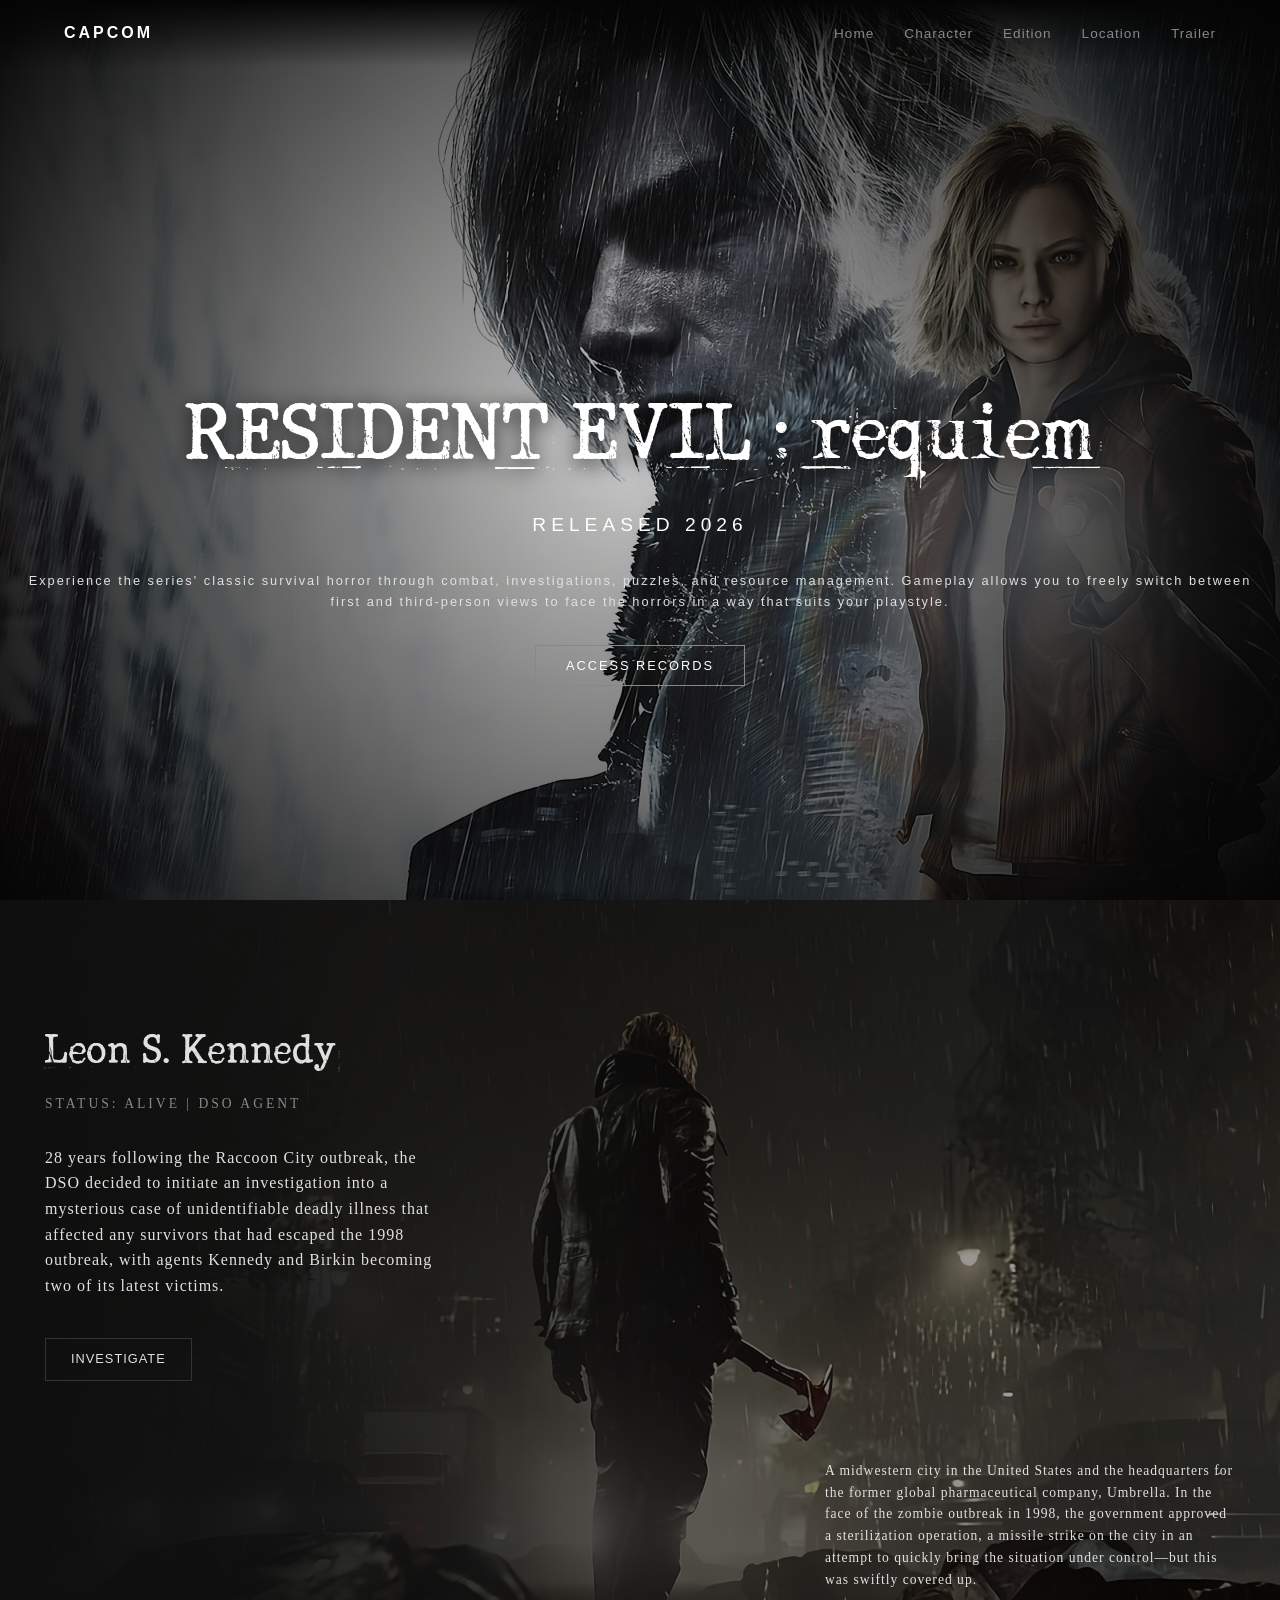
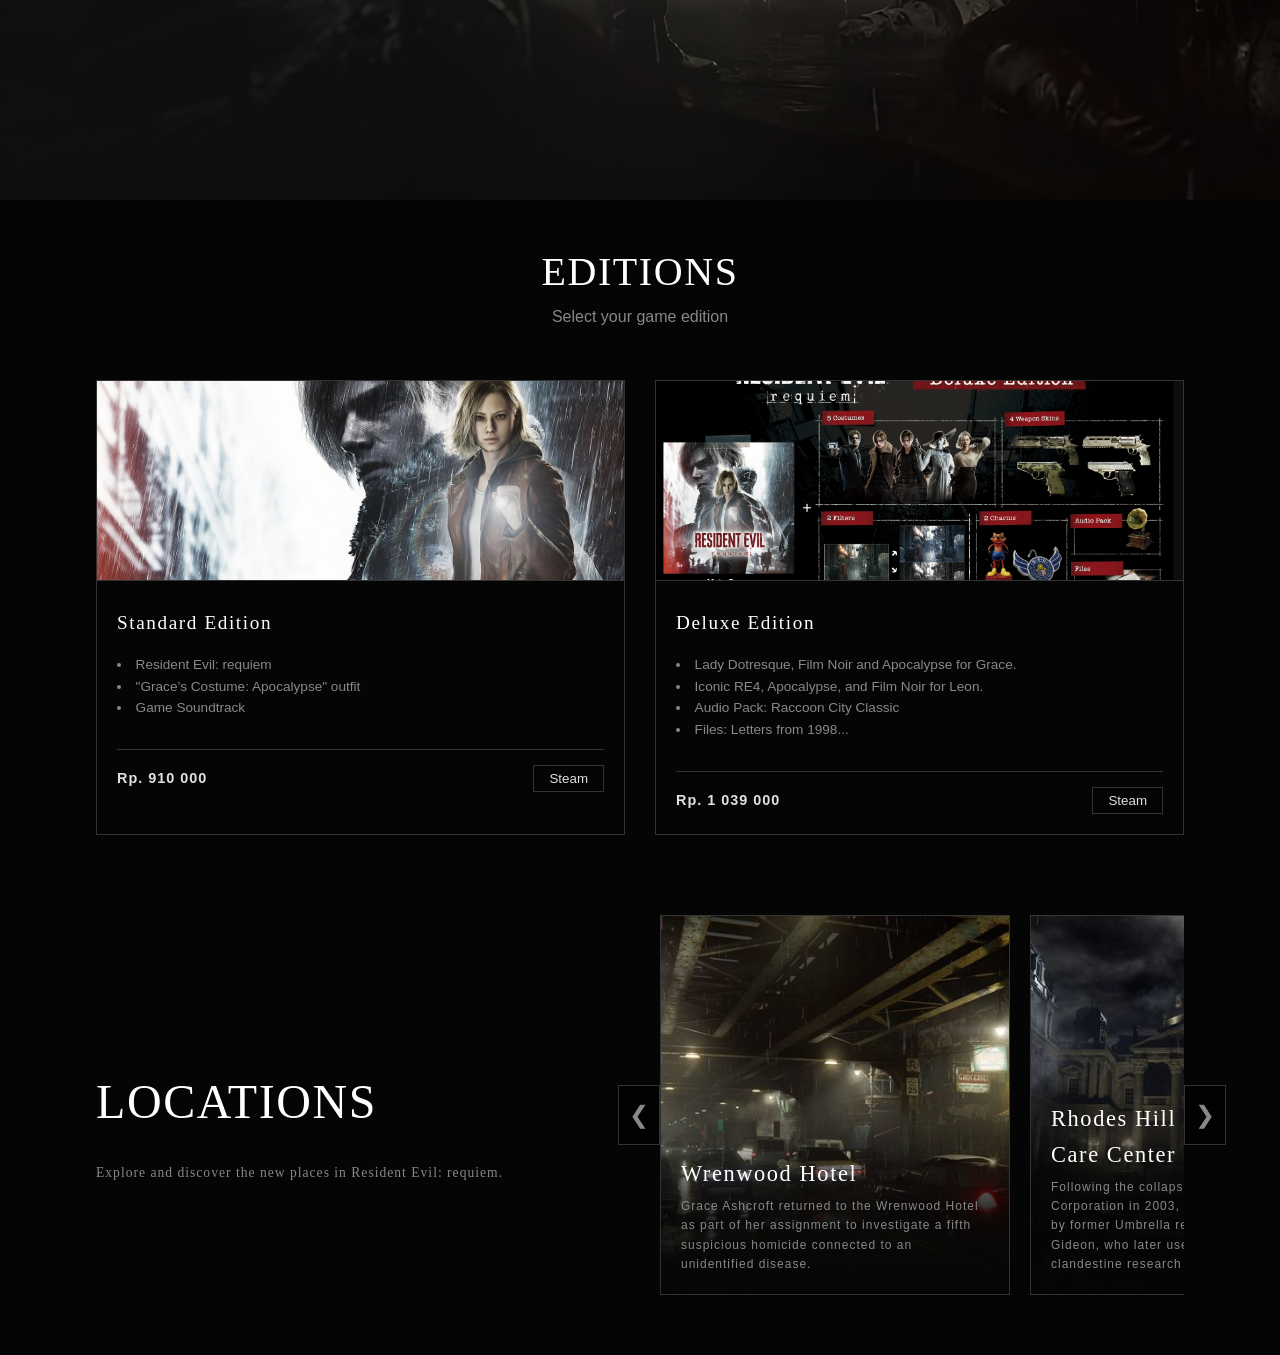
<file: index.html>
<!DOCTYPE html>
<html lang="en">

<head>
    <meta charset="UTF-8">
    <meta name="viewport" content="width=device-width, initial-scale=1.0">
    <title>Resident Evil</title>
    <link rel="stylesheet" href="style.css">
</head>

<body>
    <nav class="navbar">
        <div class="logo">CAPCOM</div>
        <ul class="nav-link">
            <li><a href="#home">Home</a></li>
            <li><a href="#character">Character</a></li>
            <li><a href="#edition">Edition</a></li>
            <li><a href="#location">Location</a></li>
            <li><a href="#trailer">Trailer</a></li>
        </ul>
    </nav>
    <header id="home" class="hero-section">
        <div class="hero-overlay"></div>
        <div class="hero-content">
            <h1>RESIDENT EVIL : requiem</h1>
            <p class="subtitle">RELEASED 2026</p>
            <p class="description">Experience the series' classic survival horror through combat, investigations,
                puzzles, and resource management. Gameplay allows you to freely switch between first and third-person
                views to face the horrors in a way that suits your playstyle.</p>
            <a href="#character" class="btn-outline">ACCESS RECORDS</a>
        </div>
    </header>

    <section id="character" class="character-section">
        <div class="container character-container">
            <div class="character-dossier fade-in">
                <h2>Leon S. Kennedy</h2>
                <p class="subtitle">STATUS: ALIVE | DSO AGENT</p>
                <p>28 years following the Raccoon City outbreak, the DSO decided to initiate an
                    investigation into a mysterious case of unidentifiable deadly illness that
                    affected any survivors that had escaped the 1998 outbreak, with agents Kennedy and Birkin
                    becoming two of its latest victims.</p>
                <a href="#missions" class="btn-solid">INVESTIGATE</a>
            </div>
        </div>
        <div class="character-dossiers fade-in">
            <p>A midwestern city in the United States and the headquarters for the former global pharmaceutical company,
                Umbrella.
                In the face of the zombie outbreak in 1998, the government approved a sterilization operation,
                a missile strike on the city in an attempt to quickly bring the situation under control—but this
                was swiftly covered up.</p>
        </div>
    </section>
    <section id="edition" class="cinematic-section">
        <div class="container text-center">
            <h2 class="section-title">EDITIONS</h2>
            <p class="section-subtitle">Select your game edition</p>

            <div class="grid-layout">
                <div class="dark-card">
                    <img src="assets/requiemleon.jpeg" alt="Base Game">
                    <div class="card-content">
                        <h3>Standard Edition</h3>
                        <ul>
                            <li>Resident Evil: requiem</li>
                            <li>"Grace’s Costume: Apocalypse" outfit</li>
                            <li>Game Soundtrack</li>
                        </ul>
                        <div class="card-footer">
                            <span class="price">Rp. 910 000</span>
                            <button class="btn-small">Steam</button>
                        </div>
                    </div>
                </div>
                <div class="dark-card">
                    <img src="assets/deluxekit.png" alt="Deluxe Edition">
                    <div class="card-content">
                        <h3>Deluxe Edition</h3>
                        <ul>
                            <li>Lady Dotresque, Film Noir and Apocalypse for Grace.</li>
                            <li>Iconic RE4, Apocalypse, and Film Noir for Leon.</li>
                            <li>Audio Pack: Raccoon City Classic</li>
                            <li>Files: Letters from 1998...</li>
                        </ul>
                        <div class="card-footer">
                            <span class="price">Rp. 1 039 000</span>
                            <button class="btn-small">Steam</button>
                        </div>
                    </div>
                </div>
            </div>
        </div>
    </section>
    <section id="location" class="cinematic-section">
        <div class="container">

            <div class="location-wrapper">

                <div class="location-text">
                    <h2 class="section-title">LOCATIONS</h2>
                    <p>Explore and discover the new places in Resident Evil: requiem.</p>
                </div>

                <div class="location-slider">
                    <div class="location-card">
                        <img src="assets/wrenwood.jpg" alt="Wrenwood Hotel">
                        <div class="location-info">
                            <h3>Wrenwood Hotel</h3>
                            <p>Grace Ashcroft returned to the Wrenwood Hotel as part of her assignment to investigate a
                                fifth suspicious homicide connected to an unidentified disease.</p>
                        </div>
                    </div>

                    <div class="location-card">
                        <img src="assets/carecenter.jpg" alt="Care Center">
                        <div class="location-info">
                            <h3>Rhodes Hill Chronic<br>Care Center</h3>
                            <p> Following the collapse of the Umbrella Corporation in 2003, the building was acquired by
                                former Umbrella researcher Dr. Victor Gideon, who later used the site for his own
                                clandestine research activities.</p>
                        </div>
                    </div>

                    <div class="location-card">
                        <img src="assets/raccooncity.jpg" alt="Raccoon City">
                        <div class="location-info">
                            <h3>Raccoon City</h3>
                            <p>The catastrophe culminated on October 1st, 1998, when the U.S. government carried out the
                                Sterilization Strategy, a missile strike that completely destroyed the city in an effort
                                to contain the infection.</p>
                        </div>
                    </div>
                </div>
                <button class="slider-btn prev-btn" id="prevBtn">&#10094;</button>
                <button class="slider-btn next-btn" id="nextBtn">&#10095;</button>
            </div>
        </div>
    </section>
    <script src="script.js"></script>
</body>

</html>
</file>
<file: style.css>
/* --- GLOBAL RESET & VARIABLES --- */
:root {
    --bg-black: #050505;
    --text-main: #E0E0E0;
    --text-muted: #888888;
    --accent: #FFFFFF;
    --border-color: #333333;
}

@font-face {
    font-family: 'ResidentEvilFont';
    src: url('assets/requiem9.ttf') format('truetype');
}

* {
    margin: 0;
    padding: 0;
    box-sizing: border-box;
}

body {
    background-color: var(--bg-black);
    color: var(--text-main);
    font-family: 'Helvetica Neue', Arial, sans-serif;
    line-height: 1.6;
    overflow-x: hidden;
}

h1 {
    font-family: 'ResidentEvilFont', sans-serif;
    font-weight: normal;
    letter-spacing: 2px;
}

h2,
h3 {
    font-family: 'Times New Roman', Times, serif;
    font-weight: normal;
    letter-spacing: 1.6px;
}

.container {
    width: 85%;
    max-width: 1200px;
    margin: 0 auto;
}

.navbar {
    display: flex;
    justify-content: space-between;
    align-items: center;
    padding: 20px 5%;
    position: fixed;
    width: 100%;
    top: 0;
    z-index: 100;
    background: linear-gradient(to bottom, var(--bg-black), transparent);
    transition: background-color 0.3s ease, padding 0.3s ease, border-bottom 0.3s ease;
}

.navbar.scrolled {
    background: rgba(5, 5, 5, 0.95);
    box-shadow: 0 4px 15px rgba(0, 0, 0, 0.8);
}

.logo {
    font-weight: bold;
    letter-spacing: 3px;
    color: var(--accent);
}

.nav-link {
    list-style: none;
    display: flex;
    gap: 30px;
}

.nav-link a {
    color: var(--text-muted);
    text-decoration: none;
    font-size: 0.85rem;
    transition: 1px;
    letter-spacing: 1px;
    ;
}

.nav-link a:hover {
    color: var(--accent);
}

.hero-section {
    height: 100vh;
    background-image: url('assets/requiemleon.jpeg');
    background-size: cover;
    background-position: center top;
    display: flex;
    align-items: center;
    justify-content: center;
    text-align: center;
    position: relative;
}

.hero-overlay {
    position: absolute;
    top: 0;
    left: 0;
    width: 100%;
    height: 100%;
    background: radial-gradient(circle, rgba(0, 0, 0, 0.2) 0%, rgba(5, 5, 5, 1) 100%);
}

.hero-content {
    position: relative;
    z-index: 10;
    margin-top: 150px;
}

.hero-content h1 {
    font-size: 5rem;
    color: var(--accent);
    margin-bottom: 10px;
    text-shadow: 0 4px 20px rgba(0, 0, 0, 0.8);
}

.subtitle {
    font-size: 1.2rem;
    letter-spacing: 5px;
    color: var(--accent);
    margin-bottom: 30px;
}

.description {
    font-size: 0.8rem;
    letter-spacing: 2px;
    margin-bottom: 40px;
    padding: 0 20px;
}

.btn-outline {
    border: 1px solid var(--text-muted);
    padding: 12px 30px;
    color: var(--accent);
    text-decoration: none;
    font-size: 0.8rem;
    letter-spacing: 2px;
    transition: all 0.3s ease;
}

.btn-outline:hover {
    border-color: var(--accent);
    background-color: rgba(255, 255, 255, 0.1);
}

.btn-solid {
    background-color: transparent;
    border: 1px solid var(--border-color);
    padding: 10px 25px;
    color: var(--text-main);
    text-decoration: none;
    font-size: 0.8rem;
    letter-spacing: 1px;
    transition: 0.3s ease;
    display: inline-block;
    margin-top: 20px;
}

.btn-solid:hover {
    border-color: var(--accent);
    color: var(--accent);
}

.cinematic-section {
    padding: 40px 0;
    background-color: var(--bg-black);
}

.character-section {
    height: 100vh;
    min-height: 800px;
    background-color: var(--primary-dark);
    background-image:
        linear-gradient(to left, rgba(15, 15, 15, 0.2) 0%, rgba(15, 15, 15, 0.95) 80%, rgba(15, 15, 15, 1) 100%),
        url('assets/leon.jpeg');
    background-size: cover;
    background-position: center top;
    display: flex;
    align-items: center;
    position: relative;
}

.character-container {
    display: flex;
    width: 100%;
}

.character-dossier {
    max-width: 500px;
    background: transparent;
    padding: 45px;
    color: var(--text-main);
    margin-bottom: 300px;
}

.character-dossier h2 {
    font-family: 'ResidentEvilFont', sans-serif;
    font-size: 2.5rem;
    color: var(--accent-red);
    margin-bottom: 10px;
}

.character-dossier .subtitle {
    font-size: 0.85rem;
    letter-spacing: 3px;
    color: var(--text-muted);
    margin-bottom: 30px;
    font-family: 'Times New Roman', Times, serif;
}

.character-dossier p {
    font-size: 1rem;
    margin-bottom: 20px;
    line-height: 1.6;
    color: var(--text-light);
    font-family: 'Times New Roman', Times, serif;
    letter-spacing: 1px;
}

.character-dossier ul {
    list-style-position: inside;
    color: var(--text-muted);
    font-size: 0.9rem;
}

.character-dossiers {
    max-width: 500px;
    background: transparent;
    padding: 45px;
    color: var(--text-light);
    margin-top: 350px;
    justify-content: flex-end;
}

.character-dossiers p {
    font-size: 0.85rem;
    font-family: 'Times New Roman', Times, serif;
    letter-spacing: 1px;
    text-align: left;
}

/* --- GRID SECTION (Editions) --- */
.text-center {
    text-align: center;
}

.section-title {
    font-size: 2.5rem;
    color: var(--accent);
}

.section-subtitle {
    font-size: 1rem;
    color: var(--text-muted);
    margin-bottom: 50px;
}

.grid-layout {
    display: grid;
    grid-template-columns: repeat(auto-fit, minmax(300px, 1fr));
    gap: 30px;
}

.dark-card {
    background-color: transparent;
    border: 1px solid var(--border-color);
    text-align: left;
    transition: border-color 0.3s ease;
}

.dark-card:hover {
    border-color: #555;
}

.dark-card img {
    width: 100%;
    height: 200px;
    object-fit: cover;
    border-bottom: 1px solid var(--border-color);
}

.card-content {
    padding: 20px;
}

.card-content h3 {
    font-size: 1.2rem;
    color: var(--accent);
    margin-bottom: 15px;
}

.card-content ul {
    list-style-position: inside;
    color: var(--text-muted);
    font-size: 0.85rem;
    margin-bottom: 30px;
}

.card-footer {
    display: flex;
    justify-content: space-between;
    align-items: center;
    border-top: 1px solid var(--border-color);
    padding-top: 15px;
}

.price {
    font-size: 0.9rem;
    font-weight: bold;
    letter-spacing: 1px;
}

.btn-small {
    background: transparent;
    border: 1px solid var(--border-color);
    color: var(--text-main);
    padding: 5px 15px;
    cursor: pointer;
    transition: 0.3s;
}

.btn-small:hover {
    border-color: var(--accent);
    color: var(--accent);
}

.location-wrapper {
    display: flex;
    align-items: center;
    gap: 40px;
    position: relative;
}

.location-text {
    font-size: 0.9rem;
    flex: 1;
    text-align: left;
    margin-top: 50px;
}

.location-text h2 {
    font-size: 3rem;
    color: var(--accent);
    margin-bottom: 20px;
    font-family: 'Times New Roman', Times, serif;
    color: var(--accent);
}

.location-text p {
    font-size: 0.85rem;
    color: var(--text-muted);
    line-height: 1.8;
    font-family: 'Times New Roman', Times, serif;
    margin-bottom: 30px;
    letter-spacing: 1px;
}

.location-slider {
    flex: 1;
    display: flex;
    gap: 20px;
    overflow-x: auto;
    padding-bottom: 20px;
    scrollbar-width: none;
}

.location-slider::-webkit-scrollbar {
    display: none;
}

.location-card {
    min-width: 350px;
    height: 380px;
    position: relative;
    overflow: hidden;
    border: 1px solid var(--border-color);
    cursor: pointer;
    transition: border-color 0.4s ease;
}

.location-card img {
    width: 100%;
    height: 100%;
    object-fit: cover;
    transition: transform 0.6s ease;
}

.location-card:hover {
    border-color: var(--accent);
}

.location-card:hover img {
    transform: scale(1.08);
}

.location-info {
    position: absolute;
    bottom: 0;
    left: 0;
    width: 100%;
    padding: 40px 20px 20px;
    background: linear-gradient(to bottom, transparent 0%, rgba(5, 5, 5, 0.8) 50%, rgba(5, 5, 5, 1) 100%);
    text-align: left;
}

.location-info h3 {
    font-family: 'Times New Roman', Times, serif;
    /* Sesuai font-mu */
    color: var(--accent);
    font-size: 1.4rem;
    margin-bottom: 5px;
}

.location-info p {
    color: var(--text-muted);
    font-size: 0.75rem;
    letter-spacing: 1px;
}

.slider-btn {
    position: absolute;
    top: 50%;
    transform: translateY(-50%);
    background-color: rgba(0, 0, 0, 0.5);
    border: 1px solid var(--border-color);
    color: var(--text-muted);
    font-size: 1.5rem;
    padding: 15px 10px;
    cursor: pointer;
    z-index: 10;
    transition: all 0.3s ease;
}

.slider-btn:hover {
    color: var(--accent);
    background-color: rgba(5, 5, 5, 0.8);
    border-color: var(--accent);
}

.prev-btn {
    left: 48%
}

.next-btn {
    right: -42px;
}

footer {
    text-align: center;
    padding: 40px;
    border-top: 1px solid var(--border-color);
    color: var(--text-muted);
    font-size: 0.8rem;
    letter-spacing: 1px;
}

.fade-in {
    opacity: 0;
    transform: translateY(40px);
    transition: opacity 0.8s ease-out, transform 0.8s ease-out;
}

.fade-in.show {
    opacity: 1;
    transform: translateY(0);
}

/* =========================================
   MOBILE RESPONSIVENESS (Maksimal lebar 768px)
   ========================================= */
@media (max-width: 768px) {

    /* 1. Perbaikan Navbar */
    .navbar {
        flex-direction: column;
        padding: 15px;
    }

    .nav-link {
        margin-top: 10px;
        gap: 15px;
        justify-content: center;
        flex-wrap: wrap;
    }

    .hero-content {
        margin-top: 80px;
        padding: 0 15px;
    }

    .hero-content h1 {
        font-size: 2.8rem;
        line-height: 1.1;
    }

    .subtitle {
        font-size: 0.8rem;
        letter-spacing: 2px;
    }

    .character-section {
        height: auto;
        padding: 100px 20px;
    }

    .character-container {
        flex-direction: column;
        align-items: center;
    }

    .character-dossier,
    .character-dossiers {
        width: 100%;
        max-width: 100%;
        margin-top: 20px;
        margin-bottom: 20px;
        margin-right: 0;
        padding: 25px;
        border-radius: 8px;
    }

    .character-dossier h2 {
        font-size: 2rem;
    }

    .slider-btn {
        display: none;
    }
}
</file>
